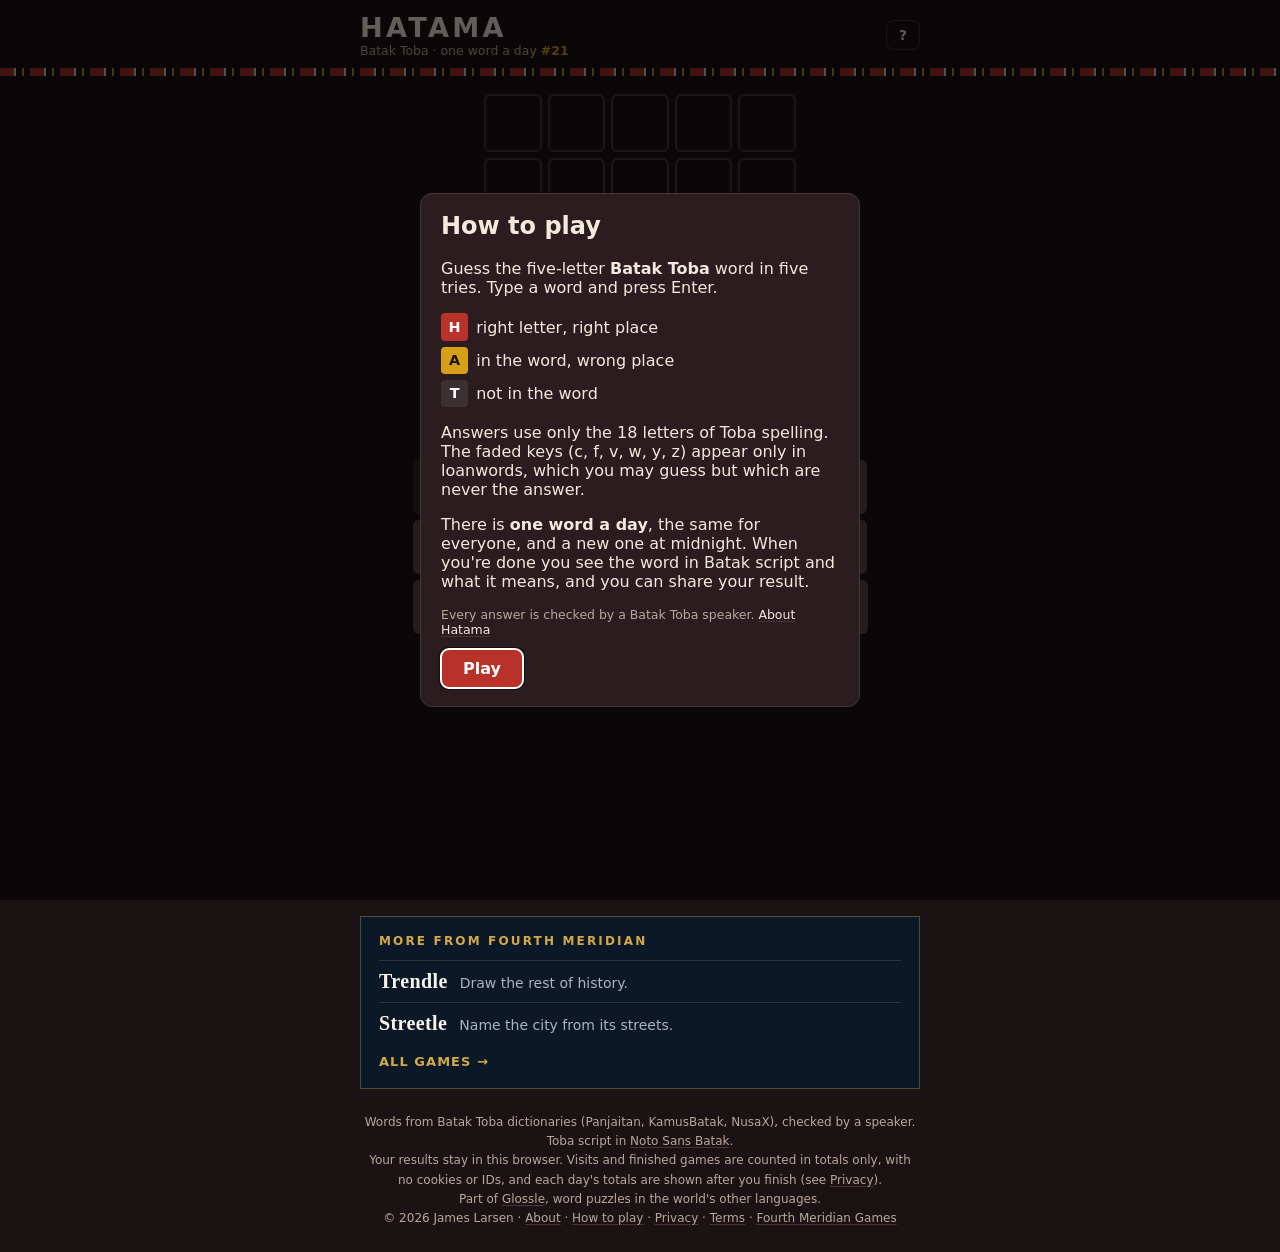
<file: index.html>
<!doctype html>
<html lang="en">
<head>
  <meta name="robots" content="noindex, nofollow">
  <meta charset="utf-8">
  <meta name="viewport" content="width=device-width, initial-scale=1, maximum-scale=1">
  <!-- fm:head -->
  <title>[STAGING] Hatama · Guess the Batak Toba word</title>
  <meta name="description" content="Guess the day's five-letter Batak Toba word in five tries, then see it in Batak script with its meaning. One word a day, the same for everyone.">
  <meta name="author" content="James Larsen">
  <meta name="theme-color" content="#1b1214">
  <link rel="canonical" href="https://fourthmeridiangames.com/hatama/">
  <meta property="og:type" content="website">
  <meta property="og:site_name" content="Fourth Meridian Games">
  <meta property="og:title" content="Hatama · Guess the Batak Toba word">
  <meta property="og:description" content="Guess the day's five-letter Batak Toba word in five tries, then see it in Batak script with its meaning. One word a day, the same for everyone.">
  <meta property="og:url" content="https://fourthmeridiangames.com/hatama/">
  <meta property="og:image" content="https://fourthmeridiangames.com/hatama/og.png?v=1">
  <meta property="og:image:width" content="1200">
  <meta property="og:image:height" content="630">
  <meta property="og:image:alt" content="Hatama: a row of five letter tiles, two in gold and one outlined, on navy">
  <meta name="twitter:card" content="summary_large_image">
  <meta name="twitter:title" content="Hatama · Guess the Batak Toba word">
  <meta name="twitter:description" content="Guess the day's five-letter Batak Toba word in five tries, then see it in Batak script with its meaning. One word a day, the same for everyone.">
  <meta name="twitter:image" content="https://fourthmeridiangames.com/hatama/og.png?v=1">
  <meta name="twitter:image:alt" content="Hatama: a row of five letter tiles, two in gold and one outlined, on navy">
  <link rel="icon" href="favicon.svg" type="image/svg+xml">
  <link rel="icon" type="image/png" sizes="192x192" href="icons/icon-192.png">
  <link rel="apple-touch-icon" sizes="180x180" href="icons/apple-touch-icon.png">
  <link rel="manifest" href="manifest.webmanifest">
  <!-- /fm:head -->
  <!-- fm:kit -->
  <script type="application/ld+json">{"@context":"https://schema.org","@type":"VideoGame","name":"Hatama","alternateName":"Hatama: Guess the Batak Toba word","url":"https://fourthmeridiangames.com/hatama/","description":"Guess the day's five-letter Batak Toba word in five tries, then see it in Batak script with its meaning. One word a day, the same for everyone.","image":"https://fourthmeridiangames.com/hatama/og.png?v=1","genre":["Daily","Words","Language"],"gamePlatform":"Web browser","applicationCategory":"Game","operatingSystem":"Any","inLanguage":"en","isAccessibleForFree":true,"offers":{"@type":"Offer","price":"0","priceCurrency":"USD"},"author":{"@type":"Person","name":"James Larsen"},"publisher":{"@type":"Organization","name":"Fourth Meridian Games","url":"https://fourthmeridiangames.com/","email":"contact@fourthmeridiangames.com"},"isPartOf":{"@type":"WebSite","name":"Fourth Meridian Games","url":"https://fourthmeridiangames.com/"},"subjectOf":{"@type":"WebPage","name":"How to play Hatama","url":"https://fourthmeridiangames.com/games/hatama/"}}</script>
  <style>.fm-more{box-sizing:border-box;max-width:560px;margin:24px auto;padding:16px 18px;background:#0b1828;border:1px solid rgba(212,169,67,.35);color:#fbf6ec;font:15px/1.4 "IBM Plex Sans",system-ui,-apple-system,"Segoe UI",sans-serif;text-align:left}.fm-more-title{margin:0 0 10px;color:#d4a943;font-size:12px;font-weight:600;letter-spacing:.18em;text-transform:uppercase}.fm-more-list{margin:0;padding:0;list-style:none}.fm-more-list li{border-top:1px solid rgba(251,246,236,.12)}.fm-more-list a{display:flex;flex-wrap:wrap;gap:2px 12px;align-items:baseline;padding:9px 0;color:#fbf6ec;text-decoration:none}.fm-more-list a:hover strong,.fm-more-list a:focus-visible strong{color:#d4a943}.fm-more-list strong{font:600 20px/1.1 "Cormorant Garamond",Georgia,serif;letter-spacing:.02em}.fm-more-list span{color:#a9b4c2;font-size:14px}.fm-more-all{display:inline-block;margin-top:8px;color:#d4a943;font-size:13px;font-weight:600;letter-spacing:.08em;text-transform:uppercase;text-decoration:none}.fm-more-all:hover{text-decoration:underline}</style>
  <script>
    (function () {
      if (location.hostname !== 'fourthmeridiangames.com') return;
      var s = document.createElement('script');
      s.defer = true;
      s.src = '/kit/more.js';
      document.head.appendChild(s);
    })();
  </script>
  <!-- /fm:kit -->
  <link rel="preconnect" href="https://fonts.gstatic.com" crossorigin>
  <link rel="stylesheet" href="https://fonts.googleapis.com/css2?family=Noto+Sans+Batak&display=swap">
  <link rel="stylesheet" href="assets/style.63d3354884.css">
  <!-- Visit counter (Cloudflare Web Analytics: no cookies, nothing stored on the device). Runs only on the real
       site, never on staging, localhost or automated test browsers, so tests and smoke checks aren't counted. -->
  <script>
    (function () {
      if (location.hostname !== 'fourthmeridiangames.com' || /-staging\//.test(location.pathname) || navigator.webdriver) return;
      var s = document.createElement('script');
      s.defer = true;
      s.src = 'https://static.cloudflareinsights.com/beacon.min.js';
      s.setAttribute('data-cf-beacon', '{"token": "ee646f7d364542db8e29edfc21db0a1f"}');
      document.head.appendChild(s);
    })();
  </script>
</head>
<body>
  <!-- the game fills the first screen; the footer sits below the fold -->
  <div class="play">
  <header class="top">
    <div class="brand">
      <h1>Hatama</h1>
      <p class="tag">Batak Toba · one word a day <span id="day-num" class="day-num"></span></p>
    </div>
    <div class="actions">
      <button id="help-btn" class="icon" aria-label="How to play" title="How to play">?</button>
    </div>
  </header>

  <div class="ulos" aria-hidden="true"></div>

  <main>
    <div id="board" class="board" aria-label="Guesses" role="grid"></div>
    <div id="toast" class="toast" role="status" aria-live="polite"></div>

    <section id="result" class="result" hidden>
      <p id="result-head" class="result-head"></p>
      <p id="result-batak" class="batak" lang="bbc-Batk"></p>
      <p class="answer"><span id="result-word"></span></p>
      <p id="result-en" class="meaning"></p>
      <p id="result-id" class="meaning id"></p>
      <div class="result-actions">
        <button id="share-btn" class="primary" type="button">Share</button>
      </div>
      <p id="next-in" class="next-in"></p>
      <div id="crowd" class="crowd" hidden>
        <p class="dist-label">Everyone on #<span id="crowd-day"></span></p>
        <p id="crowd-head" class="crowd-head"></p>
        <ol id="crowd-dist" class="dist crowd-dist" aria-label="Today's players by guesses: 1 to 5, then not solved"></ol>
      </div>
      <p class="dist-label">Your games</p>
      <ol id="dist" class="dist" aria-label="Your guesses per solved day: 1 to 5"></ol>
    </section>

    <div id="keyboard" class="keyboard" aria-label="Keyboard"></div>

    <p class="stats" id="stats"></p>
  </main>
  </div>

  <dialog id="help">
    <h2>How to play</h2>
    <p>Guess the five-letter <strong>Batak Toba</strong> word in five tries. Type a word and press Enter.</p>
    <ul class="legend">
      <li><span class="tile mini correct">h</span> right letter, right place</li>
      <li><span class="tile mini present">a</span> in the word, wrong place</li>
      <li><span class="tile mini absent">t</span> not in the word</li>
    </ul>
    <p>Answers use only the 18 letters of Toba spelling. The faded keys (c, f, v, w, y, z) appear only in loanwords, which you may guess but which are never the answer.</p>
    <p>There is <strong>one word a day</strong>, the same for everyone, and a new one at midnight. When you're done you see the word in Batak script and what it means, and you can share your result.</p>
    <p class="small">Every answer is checked by a Batak Toba speaker. <a href="about/">About Hatama</a></p>
    <form method="dialog"><button class="primary" autofocus>Play</button></form>
  </dialog>

  <footer class="site-foot">
    <!-- fm:more -->
    <aside class="fm-more" data-fm-more="hatama" aria-label="More from Fourth Meridian">
      <p class="fm-more-title">More from Fourth Meridian</p>
      <ul class="fm-more-list">
        <li><a href="https://fourthmeridiangames.com/trendle/?from=hatama"><strong>Trendle</strong><span>Draw the rest of history.</span></a></li>
        <li><a href="https://fourthmeridiangames.com/streetle/?from=hatama"><strong>Streetle</strong><span>Name the city from its streets.</span></a></li>
      </ul>
      <a class="fm-more-all" href="https://fourthmeridiangames.com/?from=hatama">All games<span aria-hidden="true"> →</span></a>
    </aside>
    <!-- /fm:more -->
    <p class="legal">
      Words from Batak Toba dictionaries (Panjaitan, KamusBatak, NusaX), checked by a speaker. Toba script in
      <a href="https://fonts.google.com/noto/specimen/Noto+Sans+Batak" target="_blank" rel="noopener">Noto Sans Batak</a>.
      <br>Your results stay in this browser. Visits and finished games are counted in totals only, with no cookies or IDs, and each day's totals are shown after you finish (see <a href="https://fourthmeridiangames.com/privacy/#visits">Privacy</a>).
      <br>Part of <a href="https://fourthmeridiangames.com/glossle/">Glossle</a>, word puzzles in the world's other languages.
      <br>© 2026 James Larsen · <a href="about/">About</a> ·
      <a href="https://fourthmeridiangames.com/games/hatama/">How to play</a> ·
      <a href="https://fourthmeridiangames.com/privacy/#hatama">Privacy</a> ·
      <a href="https://fourthmeridiangames.com/terms/">Terms</a> ·
      <a href="https://fourthmeridiangames.com/">Fourth Meridian Games</a>
    </p>
  </footer>

  <script type="module" src="assets/game.530088f2a3.js"></script>
</body>
</html>
</file>
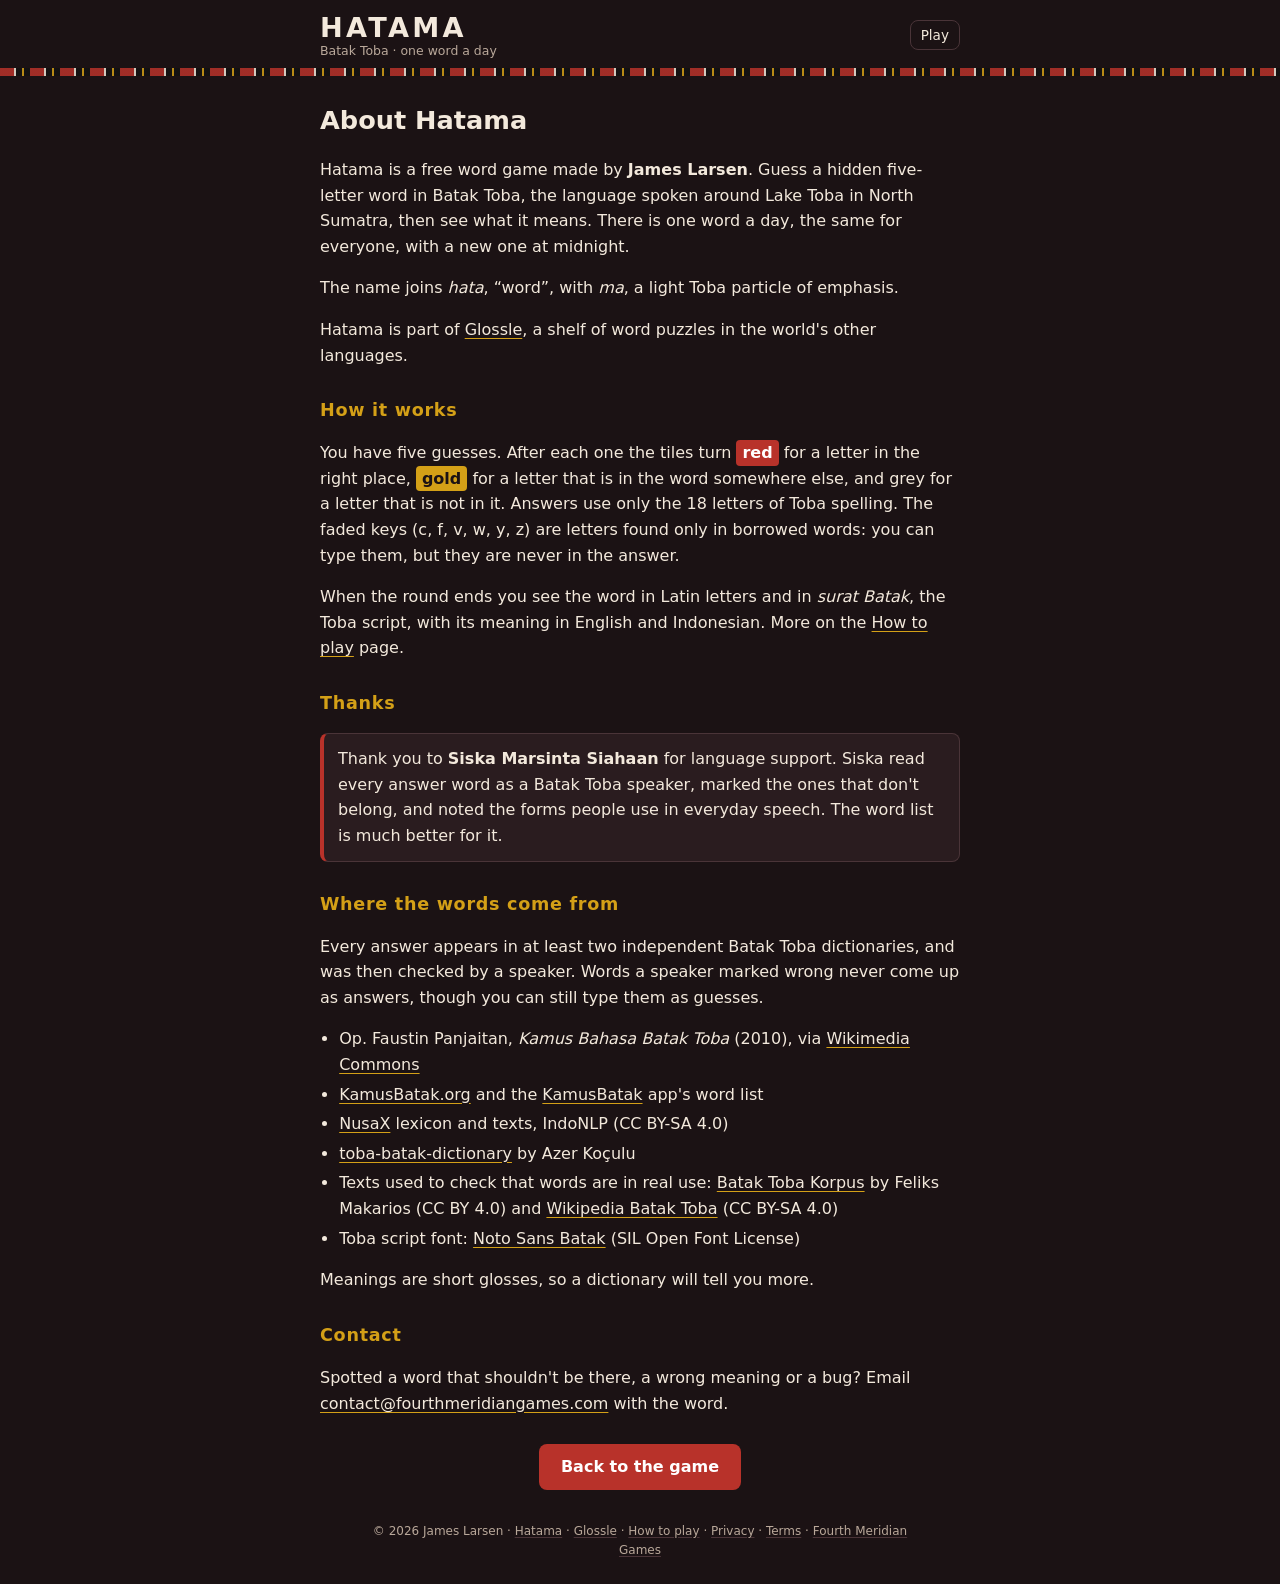
<file: about/index.html>
<!doctype html>
<html lang="en">
<head>
  <meta charset="utf-8">
  <meta name="viewport" content="width=device-width, initial-scale=1">
  <title>About Hatama · Fourth Meridian Games</title>
  <meta name="description" content="About Hatama, the daily Batak Toba word game: how it works, where its words come from, and the people who helped make it.">
  <meta name="author" content="James Larsen">
  <meta name="theme-color" content="#1b1214">
  <link rel="canonical" href="https://fourthmeridiangames.com/hatama/about/">
  <meta property="og:type" content="website">
  <meta property="og:site_name" content="Fourth Meridian Games">
  <meta property="og:title" content="About Hatama">
  <meta property="og:description" content="How Hatama works, where its Batak Toba words come from, and who helped make it.">
  <meta property="og:url" content="https://fourthmeridiangames.com/hatama/about/">
  <meta property="og:image" content="https://fourthmeridiangames.com/hatama/og.png?v=1">
  <meta property="og:image:alt" content="Hatama: a row of five letter tiles, two in gold and one outlined, on navy">
  <meta name="twitter:card" content="summary_large_image">
  <link rel="icon" href="../favicon.svg" type="image/svg+xml">
  <link rel="apple-touch-icon" sizes="180x180" href="../icons/apple-touch-icon.png">
  <link rel="stylesheet" href="../assets/style.63d3354884.css">
  <!-- Visit counter (Cloudflare Web Analytics: no cookies, nothing stored on the device). Live site only. -->
  <script>
    (function () {
      if (location.hostname !== 'fourthmeridiangames.com' || /-staging\//.test(location.pathname) || navigator.webdriver) return;
      var s = document.createElement('script');
      s.defer = true;
      s.src = 'https://static.cloudflareinsights.com/beacon.min.js';
      s.setAttribute('data-cf-beacon', '{"token": "ee646f7d364542db8e29edfc21db0a1f"}');
      document.head.appendChild(s);
    })();
  </script>
</head>
<body class="doc">
  <header class="top">
    <div class="brand">
      <p class="wordmark"><a href="../">Hatama</a></p>
      <p class="tag">Batak Toba · one word a day</p>
    </div>
    <div class="actions">
      <a class="ghost" href="../">Play</a>
    </div>
  </header>

  <div class="ulos" aria-hidden="true"></div>

  <main class="about">
    <h1>About Hatama</h1>
    <p>Hatama is a free word game made by <strong>James Larsen</strong>. Guess a hidden five-letter word in Batak Toba, the language spoken around Lake Toba in North Sumatra, then see what it means. There is one word a day, the same for everyone, with a new one at midnight.</p>
    <p>The name joins <i lang="bbc">hata</i>, “word”, with <i lang="bbc">ma</i>, a light Toba particle of emphasis.</p>
    <p>Hatama is part of <a href="https://fourthmeridiangames.com/glossle/">Glossle</a>, a shelf of word puzzles in the world's other languages.</p>

    <h2>How it works</h2>
    <p>You have five guesses. After each one the tiles turn <span class="chip correct">red</span> for a letter in the right place, <span class="chip present">gold</span> for a letter that is in the word somewhere else, and grey for a letter that is not in it. Answers use only the 18 letters of Toba spelling. The faded keys (c, f, v, w, y, z) are letters found only in borrowed words: you can type them, but they are never in the answer.</p>
    <p>When the round ends you see the word in Latin letters and in <i>surat Batak</i>, the Toba script, with its meaning in English and Indonesian. More on the <a href="https://fourthmeridiangames.com/games/hatama/">How to play</a> page.</p>

    <h2>Thanks</h2>
    <p class="thanks">Thank you to <strong>Siska Marsinta Siahaan</strong> for language support. Siska read every answer word as a Batak Toba speaker, marked the ones that don't belong, and noted the forms people use in everyday speech. The word list is much better for it.</p>

    <h2>Where the words come from</h2>
    <p>Every answer appears in at least two independent Batak Toba dictionaries, and was then checked by a speaker. Words a speaker marked wrong never come up as answers, though you can still type them as guesses.</p>
    <ul class="credits">
      <li>Op. Faustin Panjaitan, <i>Kamus Bahasa Batak Toba</i> (2010), via <a href="https://commons.wikimedia.org/wiki/File:Kamus_Bahasa_Batak_Toba.pdf" target="_blank" rel="noopener">Wikimedia Commons</a></li>
      <li><a href="https://kamusbatak.org/" target="_blank" rel="noopener">KamusBatak.org</a> and the <a href="https://github.com/deddyrumapea/KamusBatak" target="_blank" rel="noopener">KamusBatak</a> app's word list</li>
      <li><a href="https://github.com/IndoNLP/nusax" target="_blank" rel="noopener">NusaX</a> lexicon and texts, IndoNLP (CC BY-SA 4.0)</li>
      <li><a href="https://github.com/azer/toba-batak-dictionary" target="_blank" rel="noopener">toba-batak-dictionary</a> by Azer Koçulu</li>
      <li>Texts used to check that words are in real use: <a href="https://github.com/FeliksMakarios/batak-toba-korpus" target="_blank" rel="noopener">Batak Toba Korpus</a> by Feliks Makarios (CC BY 4.0) and <a href="https://bbc.wikipedia.org/" target="_blank" rel="noopener">Wikipedia Batak Toba</a> (CC BY-SA 4.0)</li>
      <li>Toba script font: <a href="https://fonts.google.com/noto/specimen/Noto+Sans+Batak" target="_blank" rel="noopener">Noto Sans Batak</a> (SIL Open Font License)</li>
    </ul>
    <p>Meanings are short glosses, so a dictionary will tell you more.</p>

    <h2>Contact</h2>
    <p>Spotted a word that shouldn't be there, a wrong meaning or a bug? Email <a href="mailto:contact@fourthmeridiangames.com">contact@fourthmeridiangames.com</a> with the word.</p>

    <p class="back"><a class="primary" href="../">Back to the game</a></p>
  </main>

  <footer class="site-foot">
    <p class="legal">
      © 2026 James Larsen · <a href="../">Hatama</a> ·
      <a href="https://fourthmeridiangames.com/glossle/">Glossle</a> ·
      <a href="https://fourthmeridiangames.com/games/hatama/">How to play</a> ·
      <a href="https://fourthmeridiangames.com/privacy/#hatama">Privacy</a> ·
      <a href="https://fourthmeridiangames.com/terms/">Terms</a> ·
      <a href="https://fourthmeridiangames.com/">Fourth Meridian Games</a>
    </p>
  </footer>
</body>
</html>
</file>
<file: assets/style.63d3354884.css>
:root {
  --bg: #1b1214;
  --panel: #2a1c1f;
  --ink: #f3e9dc;
  --muted: #b9a89a;
  --line: #4a3438;
  --correct: #b8322a;   /* ulos red */
  --present: #d4a017;   /* gold thread */
  --absent: #3b3133;
  --key: #5a4649;
  /* tiles shrink with screen width and, on short screens, with height so the keyboard stays visible */
  --tile: min(15vw, 3.6rem, calc((100dvh - 360px) / 5));
  --gutter-l: max(16px, env(safe-area-inset-left, 0px));
  --gutter-r: max(16px, env(safe-area-inset-right, 0px));
  font-family: "Segoe UI", system-ui, -apple-system, Roboto, sans-serif;
  color-scheme: dark;   /* one deliberate look: woven ulos colours on dark */
}

* { box-sizing: border-box; }

html { height: 100%; background: var(--bg); }
body {
  margin: 0; min-height: 100%; display: flex; flex-direction: column;
  background: var(--bg); color: var(--ink);
  padding-left: var(--gutter-l); padding-right: var(--gutter-r);
}

button {
  font: inherit; color: inherit; cursor: pointer;
  touch-action: manipulation;              /* no double-tap zoom when tapping keys fast */
  -webkit-tap-highlight-color: transparent;
}
.board, .keyboard { -webkit-user-select: none; user-select: none; }

.top {
  display: flex; align-items: center; justify-content: space-between; gap: 12px;
  padding-block: 12px 10px; max-width: 560px; width: 100%; margin: 0 auto;
}
.brand h1 { margin: 0; font-size: 1.7rem; letter-spacing: 0.12em; text-transform: uppercase; }
.tag { margin: 0; font-size: 0.78rem; color: var(--muted); }
.actions { display: flex; gap: 6px; align-items: center; }
.ghost, .icon {
  background: transparent; border: 1px solid var(--line); border-radius: 8px; padding: 6px 10px; font-size: 0.85rem;
}
.ghost:hover, .icon:hover { border-color: var(--muted); }
.icon { width: 34px; padding: 6px 0; font-weight: 700; }
.brand { min-width: 0; }
.actions { flex-shrink: 0; }

/* woven band under the header */
.ulos {
  height: 8px;
  margin-left: calc(-1 * var(--gutter-l)); margin-right: calc(-1 * var(--gutter-r));
  background:
    repeating-linear-gradient(90deg, var(--correct) 0 14px, var(--ink) 14px 16px, #111 16px 22px, var(--present) 22px 24px, #111 24px 30px);
  opacity: 0.85;
}

/* the game takes the whole first screen, so the footer never pushes the keyboard down */
.play { min-height: 100vh; min-height: 100dvh; display: flex; flex-direction: column; }

main {
  flex: 1; display: flex; flex-direction: column; align-items: center; gap: 14px;
  padding-block: 18px 24px; max-width: 560px; width: 100%; margin: 0 auto;
}

.board { display: grid; grid-template-rows: repeat(5, var(--tile)); gap: 6px; }
.row { display: grid; grid-template-columns: repeat(5, var(--tile)); gap: 6px; }
.row.shake { animation: shake 0.4s; }

.tile {
  width: var(--tile); height: var(--tile);
  display: grid; place-items: center;
  border: 2px solid var(--line); border-radius: 6px;
  font-size: calc(var(--tile) * 0.5); font-weight: 700; text-transform: uppercase;
  user-select: none;
}
.tile.filled { border-color: var(--muted); animation: pop 0.1s; }
.tile.correct, .tile.present, .tile.absent { border-color: transparent; color: #fff; }
.tile.correct { background: var(--correct); }
.tile.present { background: var(--present); color: #1b1214; }
.tile.absent { background: var(--absent); }
.tile.reveal { animation: flip 0.45s ease both; }
.tile.win { animation: hop 0.5s ease both; }

.tile.mini { width: 1.7rem; height: 1.7rem; font-size: 0.9rem; display: inline-grid; border-radius: 4px; margin-right: 8px; }

.toast {
  min-height: 1.6rem; font-size: 0.9rem; color: var(--bg); background: transparent; padding: 0 12px; border-radius: 6px;
  display: grid; place-items: center;
}
.toast.show { background: var(--ink); }

.result {
  width: 100%; background: var(--panel); border: 1px solid var(--line); border-radius: 12px;
  padding: 14px 16px; text-align: center;
}
.result-head { margin: 0; color: var(--muted); font-size: 0.9rem; }
.batak {
  margin: 6px 0 0; font-family: "Noto Sans Batak", sans-serif; font-size: 2.6rem; line-height: 1.5;
  color: var(--present);
}
.batak:empty { display: none; }
.answer { margin: 4px 0; font-size: 1.9rem; font-weight: 800; letter-spacing: 0.2em; text-transform: uppercase; }
.meaning { margin: 2px 0; font-size: 1.05rem; }
.meaning.id { color: var(--muted); font-size: 0.92rem; font-style: italic; }
.result .primary { margin-top: 12px; }

.primary {
  background: var(--correct); border: none; border-radius: 8px; padding: 10px 22px; font-weight: 700; color: #fff;
}
.primary:hover { filter: brightness(1.1); }

.keyboard[hidden] { display: none; }
.keyboard { display: flex; flex-direction: column; gap: 6px; width: 100%; user-select: none; }
.krow { display: flex; gap: 5px; justify-content: center; }
.key {
  flex: 1; max-width: 46px; height: 54px; border: none; border-radius: 6px; background: var(--key);
  font-weight: 700; text-transform: uppercase; font-size: 0.95rem; padding: 0;
}
.key.wide { max-width: 72px; flex: 1.5; font-size: 0.72rem; }
.key.loan { opacity: 0.4; }
.key.correct { background: var(--correct); }
.key.present { background: var(--present); color: #1b1214; }
.key.absent { background: var(--absent); opacity: 0.55; }

.stats { margin: 0; font-size: 0.8rem; color: var(--muted); text-align: center; }

dialog {
  background: var(--panel); color: var(--ink); border: 1px solid var(--line); border-radius: 12px;
  max-width: min(92vw, 440px); padding: 18px 20px;
}
dialog::backdrop { background: rgba(0, 0, 0, 0.6); }
dialog h2 { margin-top: 0; }
.legend { list-style: none; padding: 0; }
.legend li { display: flex; align-items: center; margin: 6px 0; }
.small { font-size: 0.78rem; color: var(--muted); }

/* footer: below the fold, quiet */
.site-foot { max-width: 560px; width: 100%; margin: 0 auto; padding-block: 8px 24px; }
.site-foot .fm-more { margin-top: 8px; }
.legal { margin: 16px 0 0; font-size: 0.75rem; color: var(--muted); text-align: center; line-height: 1.6; }
.legal a { color: var(--muted); text-decoration: underline; text-decoration-color: var(--line); text-underline-offset: 2px; }
.legal a:hover { color: var(--ink); text-decoration-color: currentColor; }

/* result card buttons */
.result-actions { display: flex; gap: 10px; justify-content: center; align-items: center; margin-top: 12px; }
.result-actions .primary { margin-top: 0; }
.result-actions .ghost { padding: 9px 16px; font-size: 0.95rem; }
.result-actions [hidden] { display: none; }
dialog a, .small a { color: var(--ink); text-decoration-color: var(--line); text-underline-offset: 2px; }

/* About page */
body.doc { display: block; }
body.doc .top { max-width: 640px; }
.wordmark { margin: 0; font-size: 1.7rem; font-weight: 700; letter-spacing: 0.12em; text-transform: uppercase; }
.wordmark a { color: inherit; text-decoration: none; }
a.ghost { color: inherit; text-decoration: none; display: inline-block; }
.about { display: block; max-width: 640px; line-height: 1.6; padding-block: 24px 8px; }
.about h1 { margin: 0 0 12px; font-size: 1.6rem; }
.about h2 { margin: 28px 0 8px; font-size: 1.1rem; color: var(--present); letter-spacing: 0.04em; }
.about p, .about li { color: var(--ink); }
.about a { color: var(--ink); text-decoration: underline; text-decoration-color: var(--present); text-underline-offset: 3px; }
.about a:hover { color: var(--present); }
.about .thanks { background: var(--panel); border: 1px solid var(--line); border-left: 4px solid var(--correct); border-radius: 8px; padding: 12px 14px; }
.chip { display: inline-block; padding: 0 6px; border-radius: 4px; font-weight: 700; }
.chip.correct { background: var(--correct); color: #fff; }
.chip.present { background: var(--present); color: #1b1214; }
.credits { padding-left: 1.2em; }
.credits li { margin: 4px 0; }
.about .back { margin: 28px 0 0; text-align: center; }
.about a.primary { display: inline-block; color: #fff; text-decoration: none; }
.about a.primary:hover { color: #fff; }

@keyframes pop { 50% { transform: scale(1.08); } }
@keyframes shake { 20%, 60% { transform: translateX(-6px); } 40%, 80% { transform: translateX(6px); } }
@keyframes flip { 0% { transform: rotateX(90deg); } 100% { transform: rotateX(0); } }
@keyframes hop { 40% { transform: translateY(-10px); } }

@media (prefers-reduced-motion: reduce) {
  .tile, .row { animation: none !important; }
}

/* phones: keep the header on one row and everything on one screen (kept last so it wins the cascade) */
@media (max-width: 420px) {
  .top { gap: 8px; padding-block: 8px 6px; }
  .brand h1, .wordmark { font-size: 1.3rem; }
  .tag { font-size: 0.68rem; }
  .ghost { padding: 5px 8px; font-size: 0.8rem; }
  .icon { width: 30px; padding: 5px 0; }
  main { gap: 10px; padding-block: 12px; }
  .key { height: 50px; }
}

@media (max-width: 420px) {
  .batak { font-size: 2.1rem; line-height: 1.35; }
  .answer { font-size: 1.6rem; }
}

/* daily: day number, countdown, guess distribution */
.day-num { color: var(--present); font-weight: 600; }
.next-in { margin: 10px 0 0; color: var(--muted); font-size: 0.9rem; }
.dist { list-style: none; margin: 12px auto 0; padding: 0; max-width: 260px; display: grid; gap: 4px; }
.dist li { display: flex; align-items: center; gap: 8px; font-size: 0.8rem; color: var(--muted); }
.dist li span { width: 1em; text-align: right; }
.dist li b { display: block; min-width: 1.6em; padding: 1px 6px; background: var(--absent); color: var(--ink); text-align: right; border-radius: 3px; font-weight: 600; }
.dist li.today b { background: var(--correct); color: #fff; }

/* everyone's results for the day, above the player's own */
.dist-label { margin: 14px 0 0; color: var(--muted); font-size: 0.72rem; font-weight: 600; letter-spacing: 0.14em; text-transform: uppercase; }
.crowd-head { margin: 4px 0 0; font-size: 0.95rem; color: var(--muted); }
.crowd-head strong { color: var(--ink); }
.crowd-dist { margin-top: 8px; }
.dist-label + .dist { margin-top: 8px; }
.crowd[hidden] { display: none; }
.crowd-dist li b { min-width: 2.8em; }
</file>
